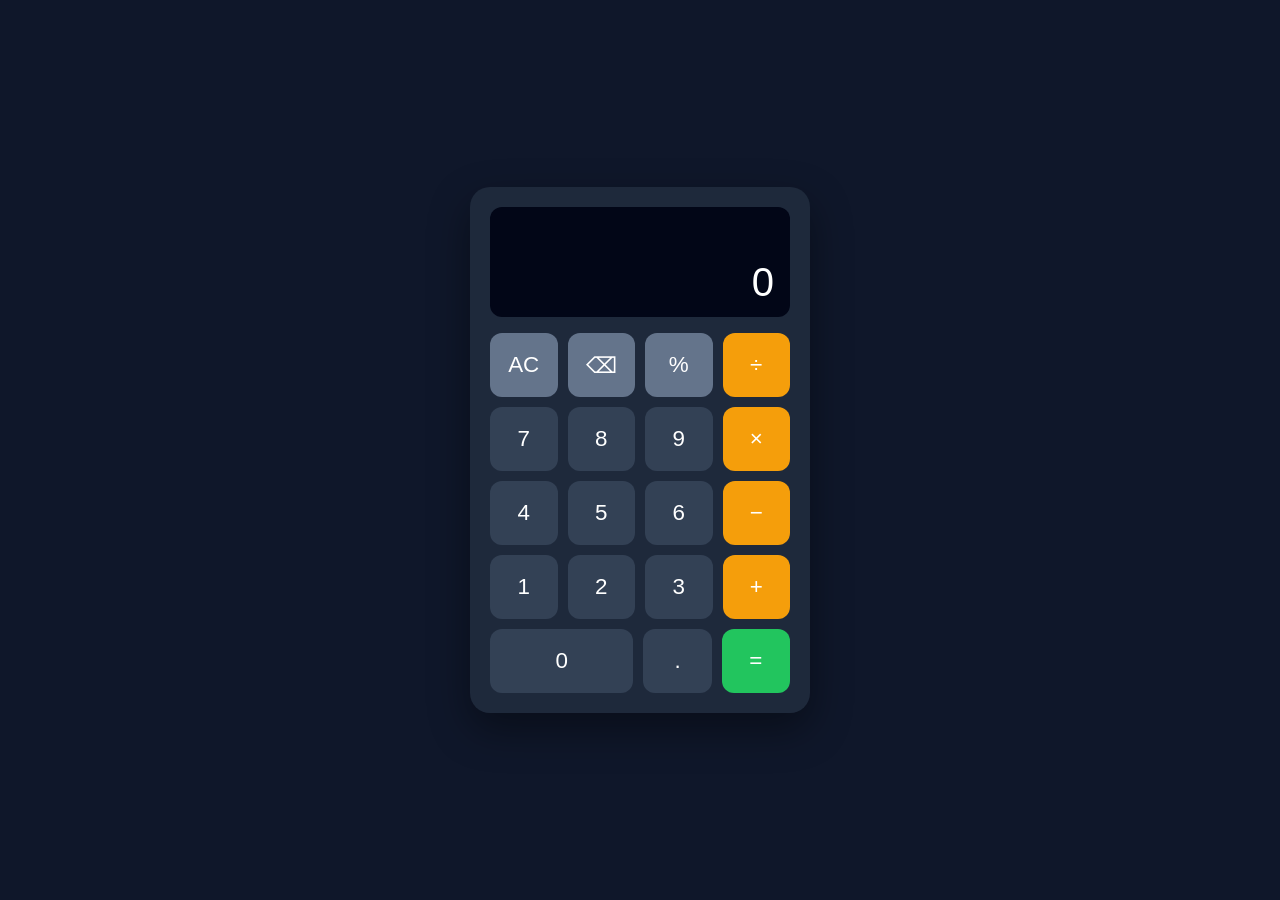
<file: calculator/index.html>
<!DOCTYPE html>
<html lang="en">
<head>
  <meta charset="UTF-8">
  <meta name="viewport" content="width=device-width, initial-scale=1.0">
  <title>Calculator</title>
  <link rel="stylesheet" href="style.css">
</head>
<body>
  <main class="calculator">
    <div class="display">
      <div id="history" class="history"></div>
      <div id="current" class="current">0</div>
    </div>

    <div class="buttons">
      <button class="function" data-action="clear">AC</button>
      <button class="function" data-action="backspace">⌫</button>
      <button class="function" data-action="percent">%</button>
      <button class="operator" data-operator="/">÷</button>

      <button data-digit="7">7</button>
      <button data-digit="8">8</button>
      <button data-digit="9">9</button>
      <button class="operator" data-operator="*">×</button>

      <button data-digit="4">4</button>
      <button data-digit="5">5</button>
      <button data-digit="6">6</button>
      <button class="operator" data-operator="-">−</button>

      <button data-digit="1">1</button>
      <button data-digit="2">2</button>
      <button data-digit="3">3</button>
      <button class="operator" data-operator="+">+</button>

      <button class="zero" data-digit="0">0</button>
      <button data-action="decimal">.</button>
      <button class="equals" data-action="equals">=</button>
    </div>
  </main>

  <script src="script.js"></script>
</body>
</html>
</file>
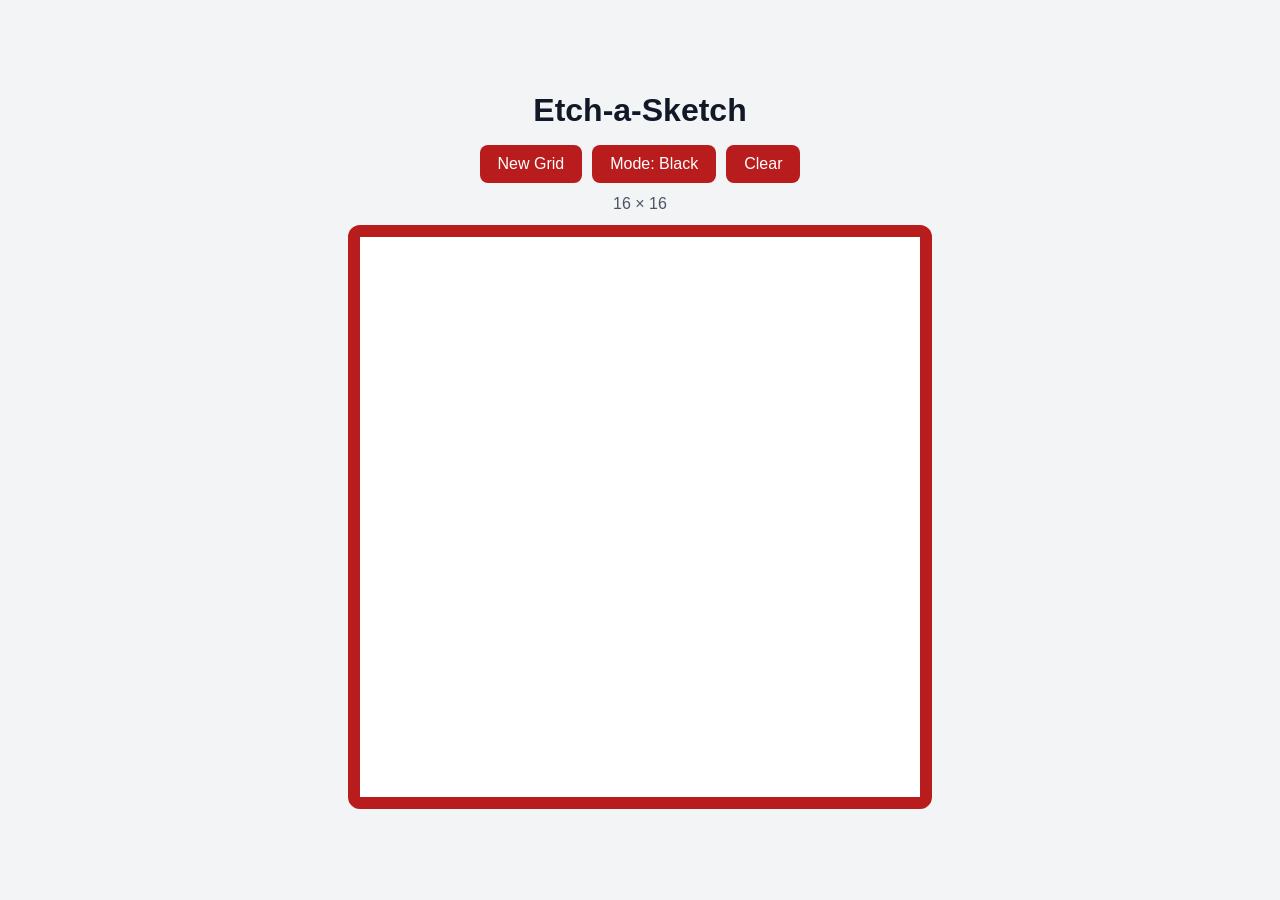
<file: etch-a-sketch/index.html>
<!DOCTYPE html>
<html lang="en">
<head>
  <meta charset="UTF-8">
  <meta name="viewport" content="width=device-width, initial-scale=1.0">
  <title>Etch-a-Sketch</title>
  <link rel="stylesheet" href="style.css">
</head>
<body>
  <main>
    <h1>Etch-a-Sketch</h1>

    <div class="controls">
      <button id="resize">New Grid</button>
      <button id="mode">Mode: Black</button>
      <button id="clear">Clear</button>
    </div>
    <p id="grid-info" class="grid-info">16 × 16</p>

    <div id="container" class="container"></div>
  </main>

  <script src="script.js"></script>
</body>
</html>
</file>
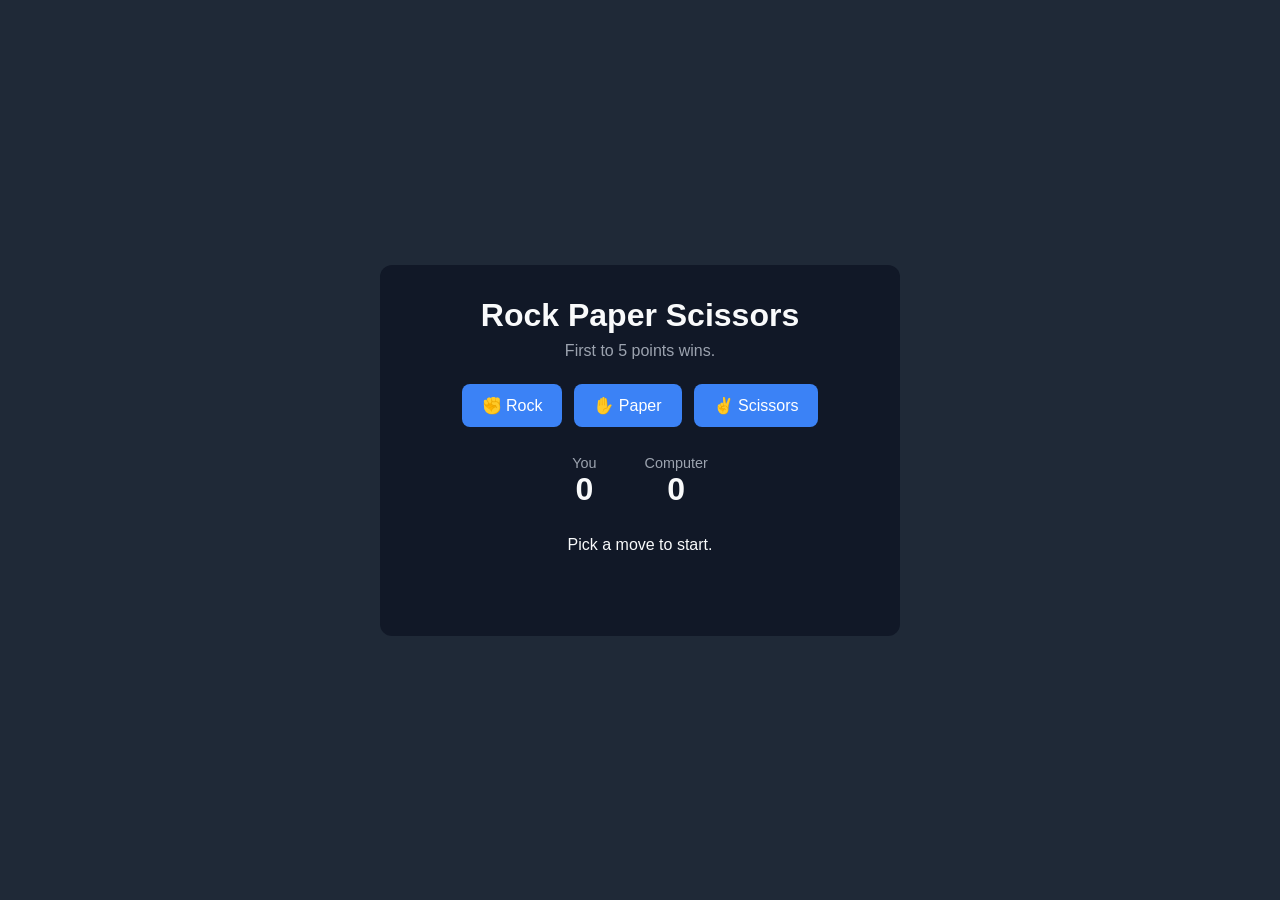
<file: rock-paper-scissors/index.html>
<!DOCTYPE html>
<html lang="en">
<head>
  <meta charset="UTF-8">
  <meta name="viewport" content="width=device-width, initial-scale=1.0">
  <title>Rock Paper Scissors</title>
  <link rel="stylesheet" href="style.css">
</head>
<body>
  <main class="game">
    <h1>Rock Paper Scissors</h1>
    <p class="subtitle">First to 5 points wins.</p>

    <div class="choices">
      <button class="choice" data-choice="rock">✊ Rock</button>
      <button class="choice" data-choice="paper">✋ Paper</button>
      <button class="choice" data-choice="scissors">✌️ Scissors</button>
    </div>

    <div class="scoreboard">
      <div class="score">
        <span class="label">You</span>
        <span id="human-score">0</span>
      </div>
      <div class="score">
        <span class="label">Computer</span>
        <span id="computer-score">0</span>
      </div>
    </div>

    <div id="results" class="results">Pick a move to start.</div>
    <div id="winner" class="winner"></div>

    <button id="reset" class="reset" hidden>Play Again</button>
  </main>

  <script src="script.js"></script>
</body>
</html>
</file>
<file: calculator/style.css>
* {
  box-sizing: border-box;
}

body {
  margin: 0;
  min-height: 100vh;
  display: flex;
  justify-content: center;
  align-items: center;
  font-family: Arial, Helvetica, sans-serif;
  background: #0f172a;
}

.calculator {
  width: min(92vw, 340px);
  padding: 20px;
  border-radius: 20px;
  background: #1e293b;
  box-shadow: 0 16px 40px rgba(0, 0, 0, 0.4);
}

.display {
  display: flex;
  flex-direction: column;
  align-items: flex-end;
  justify-content: flex-end;
  min-height: 110px;
  padding: 12px 16px;
  margin-bottom: 16px;
  border-radius: 12px;
  background: #020617;
  color: white;
  overflow: hidden;
}

.history {
  min-height: 20px;
  color: #94a3b8;
  font-size: 1rem;
}

.current {
  max-width: 100%;
  font-size: 2.5rem;
  overflow-wrap: anywhere;
  text-align: right;
}

.buttons {
  display: flex;
  flex-wrap: wrap;
  gap: 10px;
}

button {
  flex: 1 0 calc(25% - 10px);
  height: 64px;
  border: none;
  border-radius: 12px;
  background: #334155;
  color: white;
  font-size: 1.4rem;
  cursor: pointer;
}

button:hover {
  filter: brightness(1.15);
}

button:active {
  transform: scale(0.96);
}

.function {
  background: #64748b;
}

.operator {
  background: #f59e0b;
}

.operator.active {
  background: white;
  color: #f59e0b;
}

.zero {
  flex-basis: calc(50% - 10px);
}

.equals {
  background: #22c55e;
}
</file>
<file: etch-a-sketch/style.css>
* {
  box-sizing: border-box;
}

body {
  margin: 0;
  min-height: 100vh;
  display: flex;
  justify-content: center;
  align-items: center;
  font-family: Arial, Helvetica, sans-serif;
  background: #f3f4f6;
  color: #111827;
}

main {
  display: flex;
  flex-direction: column;
  align-items: center;
  padding: 24px 16px;
}

h1 {
  margin: 0 0 16px;
}

.controls {
  display: flex;
  gap: 10px;
  flex-wrap: wrap;
  justify-content: center;
}

button {
  padding: 10px 18px;
  border: none;
  border-radius: 8px;
  background: #b91c1c;
  color: white;
  font-size: 1rem;
  cursor: pointer;
}

button:hover {
  background: #991b1b;
}

.grid-info {
  margin: 12px 0;
  color: #4b5563;
}

.container {
  --board-size: min(90vw, 560px);
  width: var(--board-size);
  height: var(--board-size);
  display: flex;
  flex-wrap: wrap;
  border: 12px solid #b91c1c;
  border-radius: 12px;
  background: white;
  box-sizing: content-box;
}

.square {
  flex: 0 0 auto;
}
</file>
<file: rock-paper-scissors/style.css>
* {
  box-sizing: border-box;
}

body {
  margin: 0;
  min-height: 100vh;
  display: flex;
  justify-content: center;
  align-items: center;
  font-family: Arial, Helvetica, sans-serif;
  background: #1f2937;
  color: #f9fafb;
}

.game {
  width: min(90%, 520px);
  padding: 32px;
  border-radius: 12px;
  background: #111827;
  text-align: center;
}

h1 {
  margin: 0 0 8px;
}

.subtitle {
  margin: 0 0 24px;
  color: #9ca3af;
}

.choices {
  display: flex;
  justify-content: center;
  gap: 12px;
  flex-wrap: wrap;
}

button {
  padding: 12px 20px;
  border: none;
  border-radius: 8px;
  font-size: 1rem;
  cursor: pointer;
}

.choice {
  background: #3b82f6;
  color: white;
}

.choice:hover:not(:disabled) {
  background: #2563eb;
}

button:disabled {
  opacity: 0.5;
  cursor: not-allowed;
}

.scoreboard {
  display: flex;
  justify-content: center;
  gap: 48px;
  margin: 28px 0;
}

.score {
  display: flex;
  flex-direction: column;
  font-size: 2rem;
  font-weight: bold;
}

.label {
  font-size: 0.9rem;
  font-weight: normal;
  color: #9ca3af;
}

.results {
  min-height: 24px;
}

.winner {
  min-height: 32px;
  margin-top: 12px;
  font-size: 1.4rem;
  font-weight: bold;
  color: #facc15;
}

.reset {
  margin-top: 16px;
  background: #22c55e;
  color: white;
}
</file>
